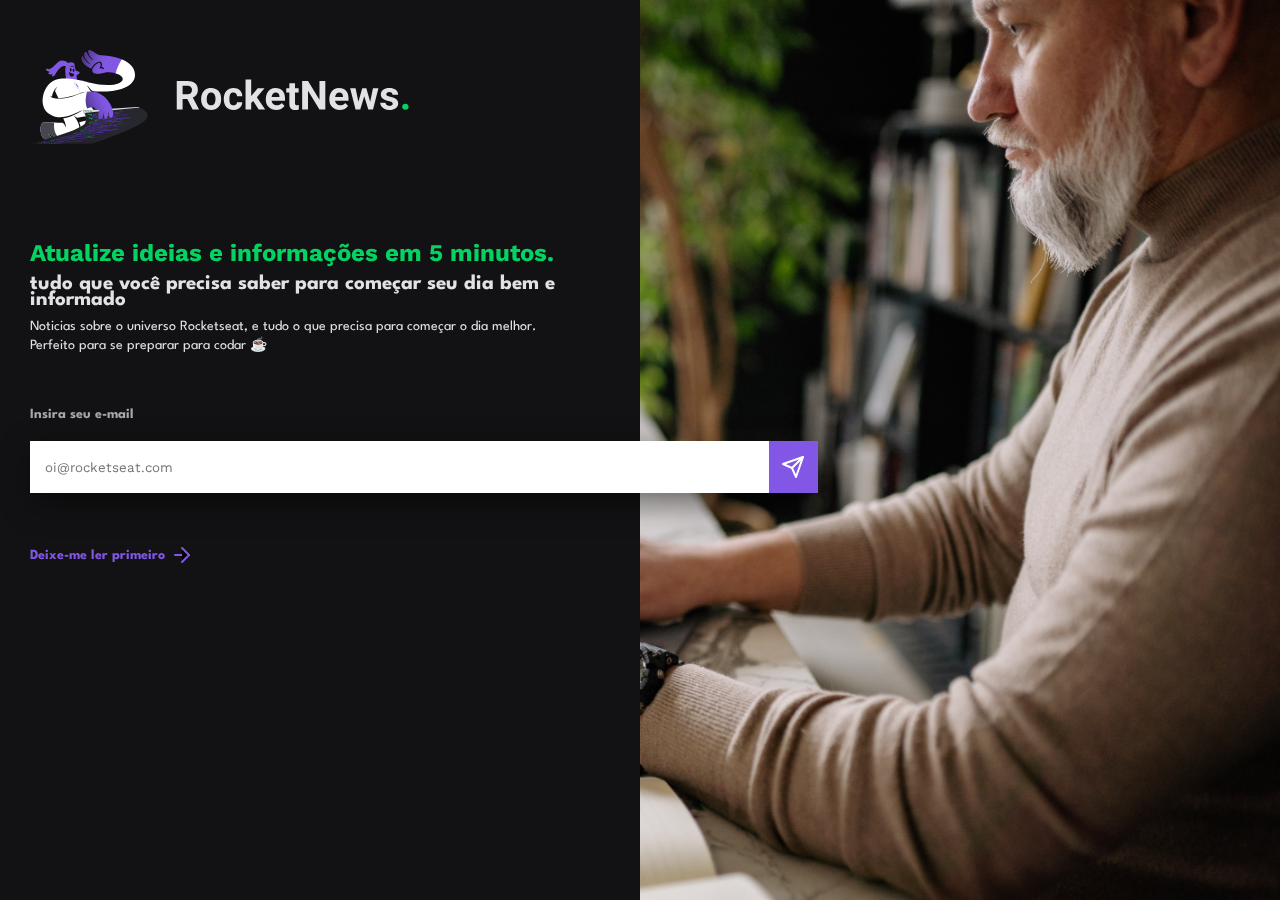
<file: RocketNews/index.html>
<!DOCTYPE html>
<html lang="pt-br">
<head>
    <meta charset="UTF-8">
    <meta http-equiv="X-UA-Compatible" content="IE=edge">
    <meta name="viewport" content="width=device-width, initial-scale=1.0">
    <title>RocketNews</title>

    <link rel="preconnect" href="https://fonts.googleapis.com">
    <link rel="preconnect" href="https://fonts.gstatic.com" crossorigin>
    <link href="https://fonts.googleapis.com/css2?family=League+Spartan:wght@400;500;700&family=Work+Sans:wght@400;500;700&display=swap" rel="stylesheet">
    <link rel="stylesheet" href="styles.css">
</head>
<body>
    <main>
        <section id="logo">
            <img src="./assets/logo.svg" alt="">
        </section>

        <section id="content">
            <h1>Atualize ideias e informações em 5 minutos.</h1>
            <h2>tudo que você precisa saber para começar seu dia bem e informado</h2>
            <p>
                Noticias sobre o universo Rocketseat, e tudo o que precisa para começar o dia melhor.
                <br>
                Perfeito para se preparar para codar ☕
            </p>
        </section>

        <form action="" method="post" id="form-email">
            <label for="">Insira seu e-mail</label>
            <div class="input-section">
                <input type="email" placeholder="oi@rocketseat.com">
                <button type="submit">
                    <img src="./assets/send.svg" alt="Icone de envio para o formulário">
                </button>
            </div>
        </form>

        <section id="link-noticias">
            <a href="#">
                Deixe-me ler primeiro
                <img src="./assets/arrow-right.svg" alt="">
            </a>
        </section>
    </main>
    <section id="baner"></section>
</body>
</html>
</file>
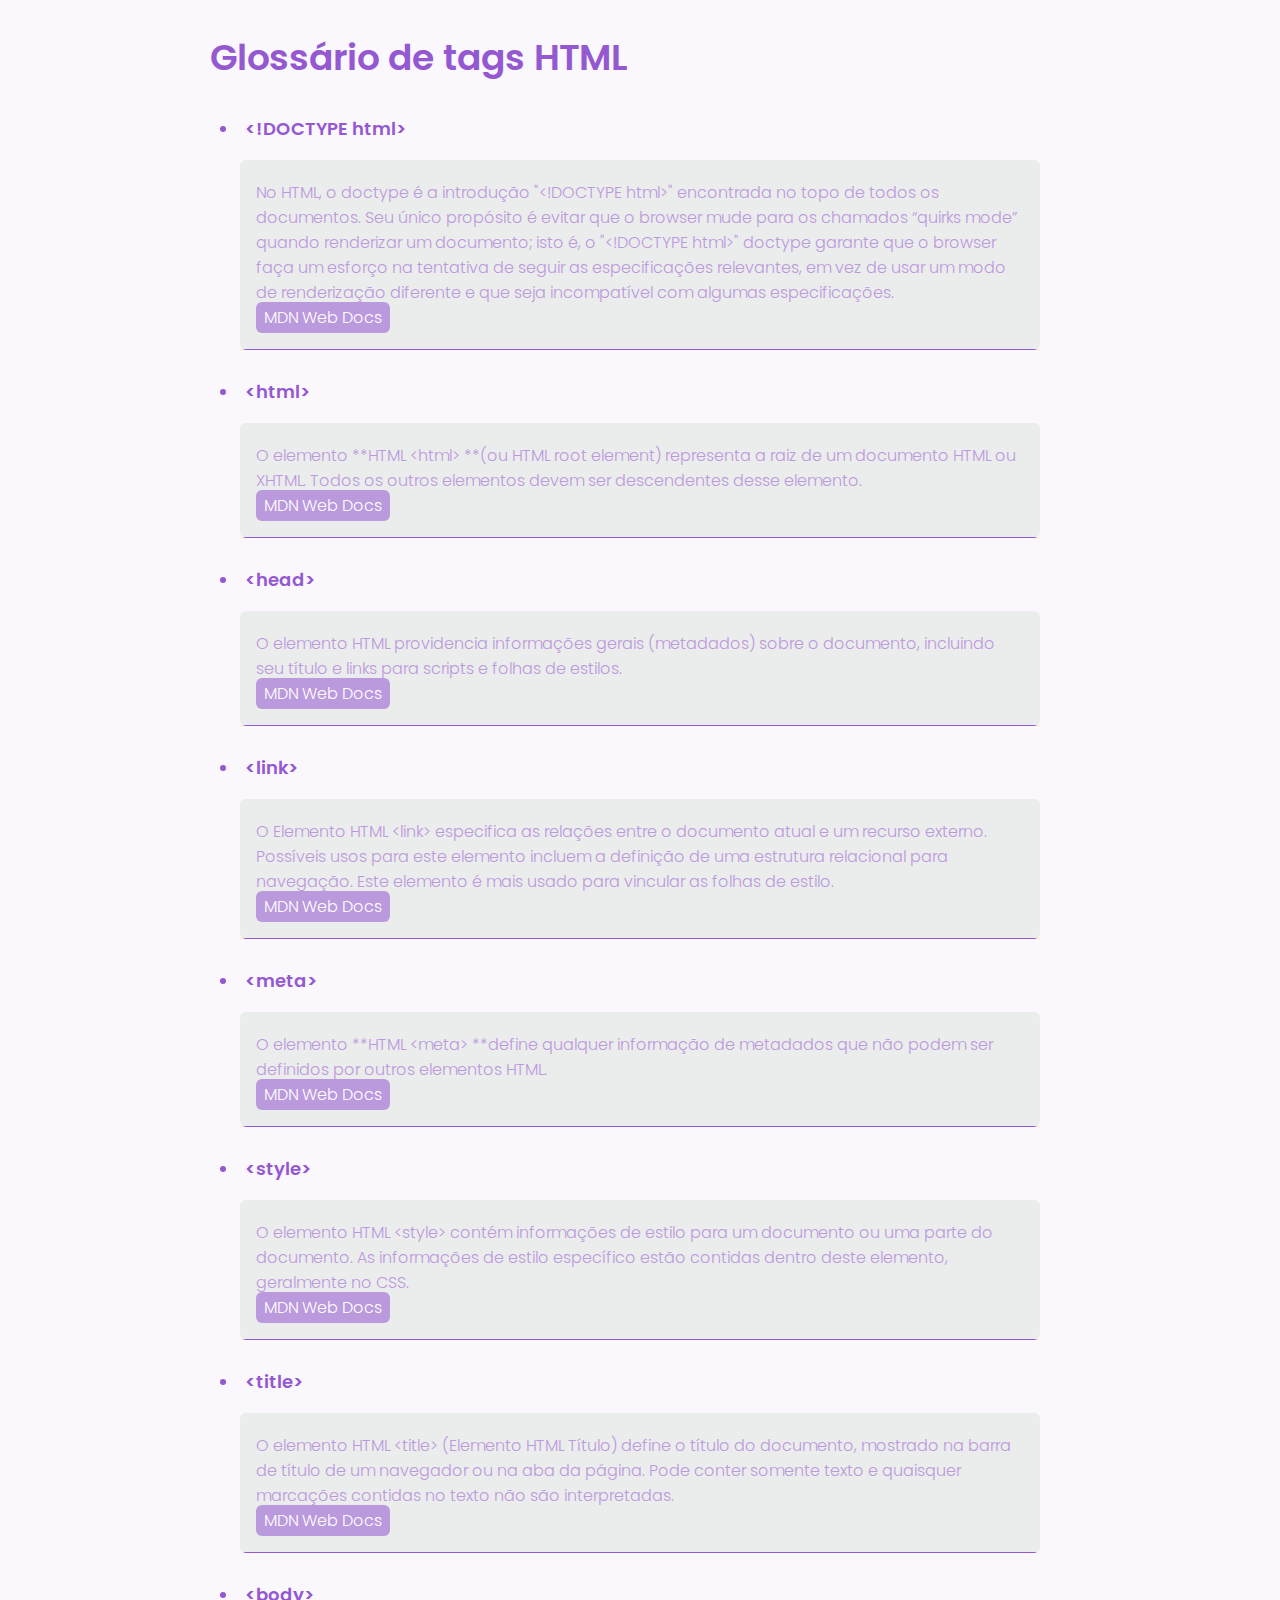
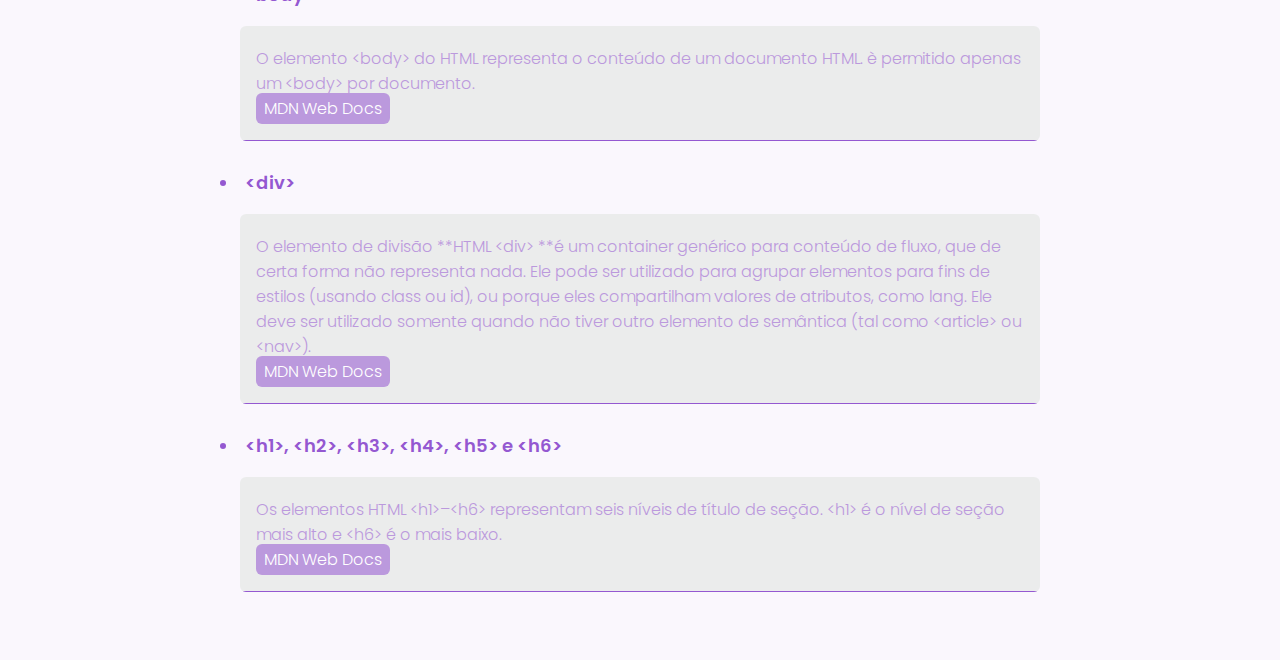
<file: Desafios HTML/Glossário/index.html>
<!DOCTYPE html>
<html lang="pt-br">
<head>
    <meta charset="UTF-8">
    <meta http-equiv="X-UA-Compatible" content="IE=edge">
    <meta name="viewport" content="width=device-width, initial-scale=1.0">
    <title>Glossário HTML</title>
    <link rel="preconnect" href="https://fonts.googleapis.com">
    <link rel="preconnect" href="https://fonts.gstatic.com" crossorigin>
    <link href="https://fonts.googleapis.com/css2?family=Poppins:wght@300;600&display=swap" rel="stylesheet">
    <link rel="stylesheet" href="styles.css">
</head>
<body>
    <main>
        <h1>Glossário de tags HTML</h1>
        <dl>
            <dt>&#60;!DOCTYPE html&#62;</dt>
            <dd>
                No HTML, o doctype é a introdução "&#60;!DOCTYPE html&#62;" encontrada no topo de todos os documentos. Seu único propósito é evitar que o browser mude para os chamados “quirks mode” quando renderizar um documento; isto é, o "&#60;!DOCTYPE html&#62;" doctype garante que o browser faça um esforço na tentativa de seguir as especificações relevantes, em vez de usar um modo de renderização diferente e que seja incompatível com algumas especificações.
                <br>
                <a href="https://developer.mozilla.org/pt-BR/docs/Glossary/Doctype">MDN Web Docs</a>
            </dd>

            <dt>&#60;html&#62;</dt>
            <dd>
                O elemento **HTML &#60;html&#62; **(ou HTML root element) representa a raiz de um documento HTML ou XHTML. Todos os outros elementos devem ser descendentes desse elemento.
                <br>
                <a href="https://developer.mozilla.org/pt-BR/docs/Web/HTML/Element">MDN Web Docs</a>
            </dd>

            <dt>&#60;head&#62;</dt>
            <dd>
                O elemento HTML <head> providencia informações gerais (metadados) sobre o documento, incluindo seu título e links para scripts e folhas de estilos.
                    <br>
                    <a href="https://developer.mozilla.org/pt-BR/docs/Web/HTML/Element">MDN Web Docs</a>
            </dd>

            <dt>&#60;link&#62;</dt>
            <dd>
                O Elemento HTML &#60;link&#62; especifica as relações entre o documento atual e um recurso externo. Possíveis usos para este elemento incluem a definição de uma estrutura relacional para navegação. Este elemento é mais usado para vincular as folhas de estilo.
                <br>
                <a href="https://developer.mozilla.org/pt-BR/docs/Web/HTML/Element">MDN Web Docs</a>
            </dd>

            <dt>&#60;meta&#62;</dt>
            <dd>
                O elemento **HTML &#60;meta&#62; **define qualquer informação de metadados que não podem ser definidos por outros elementos HTML.
                <br>
                <a href="https://developer.mozilla.org/pt-BR/docs/Web/HTML/Element">MDN Web Docs</a>
            </dd>

            <dt>&#60;style&#62;</dt>
            <dd>
                O elemento HTML &#60;style&#62; contém informações de estilo para um documento ou uma parte do documento. As informações de estilo específico estão contidas dentro deste elemento, geralmente no CSS.
                <br>
                <a href="https://developer.mozilla.org/pt-BR/docs/Web/HTML/Element">MDN Web Docs</a>
            </dd>

            <dt>&#60;title&#62;</dt>
            <dd>
                O elemento HTML &#60;title&#62; (Elemento HTML Título) define o título do documento, mostrado na barra de título de um navegador ou na aba da página. Pode conter somente texto e quaisquer marcações contidas no texto não são interpretadas.
                <br>
                <a href="https://developer.mozilla.org/pt-BR/docs/Web/HTML/Element">MDN Web Docs</a>
            </dd>

            <dt>&#60;body&#62;</dt>
            <dd>
                O elemento &#60;body&#62; do HTML representa o conteúdo de um documento HTML. è permitido apenas um &#60;body&#62; por documento.
                <br>
                <a href="https://developer.mozilla.org/pt-BR/docs/Web/HTML/Element">MDN Web Docs</a>
            </dd>

            <dt>&#60;div&#62;</dt>
            <dd>
                O elemento de divisão **HTML &#60;div&#62; **é um container genérico para conteúdo de fluxo, que de certa forma não representa nada. Ele pode ser utilizado para agrupar elementos para fins de estilos (usando class ou id), ou porque eles compartilham valores de atributos, como lang. Ele deve ser utilizado somente quando não tiver outro elemento de semântica (tal como &#60;article&#62; ou &#60;nav&#62;).
                <br>
                <a href="https://developer.mozilla.org/pt-BR/docs/Web/HTML/Element">MDN Web Docs</a>
            </dd>

            <dt>&#60;h1&#62;, &#60;h2&#62;, &#60;h3&#62;, &#60;h4&#62;, &#60;h5&#62; e &#60;h6&#62;</dt>
            <dd>
                Os elementos HTML &#60;h1&#62;–&#60;h6&#62; representam seis níveis de título de seção. &#60;h1&#62; é o nível de seção mais alto e &#60;h6&#62; é o mais baixo.
                <br>
                <a href="https://developer.mozilla.org/pt-BR/docs/Web/HTML/Element">MDN Web Docs</a>
            </dd>
        </dl>
    </main>
</body>
</html>
</file>
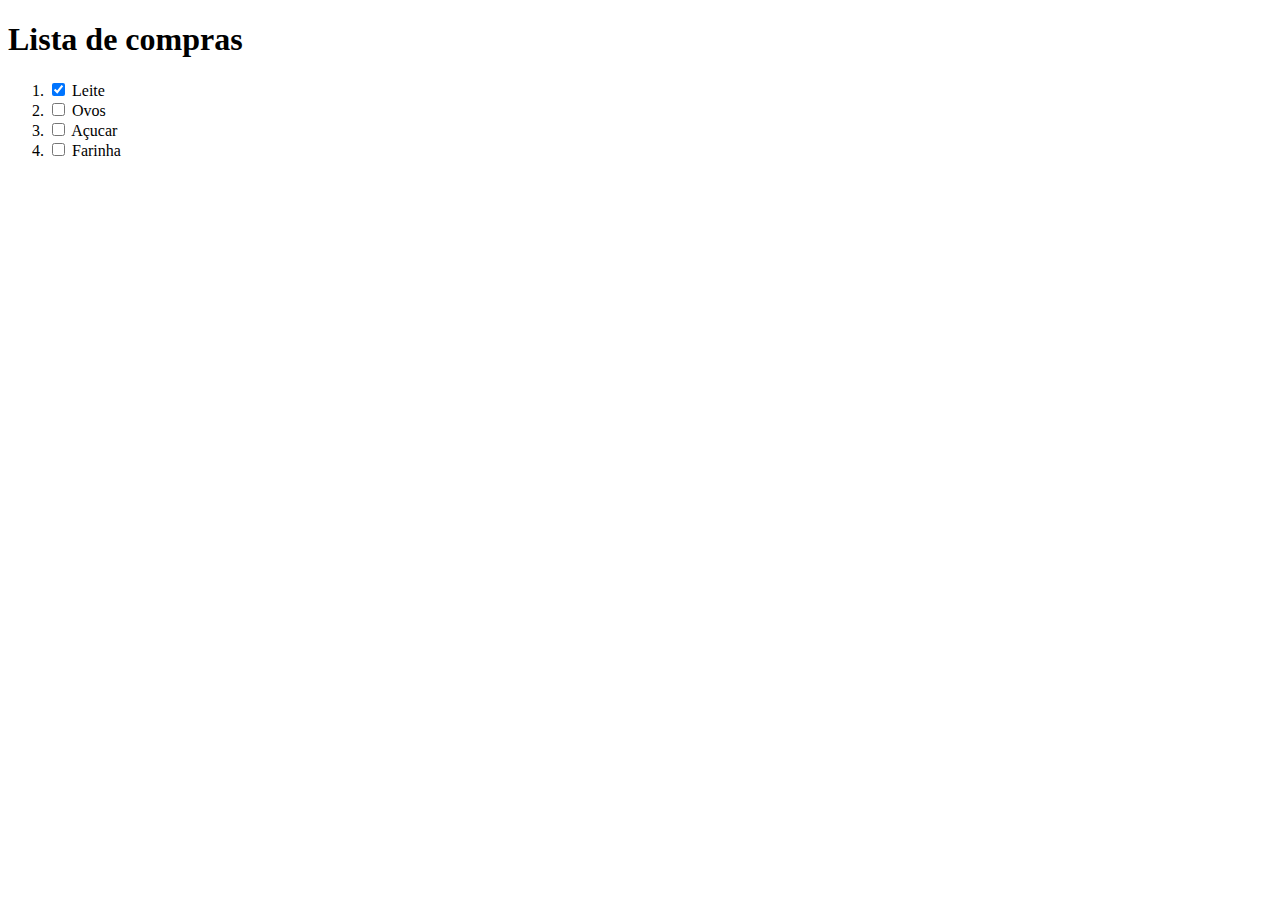
<file: Desafios HTML/Lista de compras/index.html>
<!doctype html>
<html lang="pt-br">
  <head>
    <meta charset="utf-8">
    <meta name="viewport" content="width=device-width, initial-scale=1">
    <title>Lista de compras</title>
    <link href="https://cdn.jsdelivr.net/npm/bootstrap@5.3.0-alpha3/dist/css/bootstrap.min.css" rel="stylesheet" integrity="sha384-KK94CHFLLe+nY2dmCWGMq91rCGa5gtU4mk92HdvYe+M/SXH301p5ILy+dN9+nJOZ" crossorigin="anonymous">
  </head>
  <body>
    <div class="container-md">
        <div class="row mt-4 mb-3">
            <div class="col">
                <h1>Lista de compras</h1>
            </div>
        </div>
        <div class="row">
          <div class="col">
            <ol class="list-group">
                <li class="list-group-item">
                    <input class="form-check-input" type="checkbox" name="" id="item1" checked>
                    <label class="form-check-label" for="item1">Leite</label>
                </li>
                <li class="list-group-item">
                    <input class="form-check-input" type="checkbox" name="" id="item2">
                    <label class="form-check-label" for="item2">Ovos</label>
                </li>
                <li class="list-group-item">
                    <input class="form-check-input" type="checkbox" name="" id="item3">
                    <label class="form-check-label" for="item3">Açucar</label>
                </li>
                <li class="list-group-item">
                    <input class="form-check-input" type="checkbox" name="" id="item4">
                    <label class="form-check-label" for="item4">Farinha</label>
                </li>
              </ol>
          </div>
        </div>
      </div>
  </body>
</html>
</file>
<file: RocketNews/styles.css>
* {
  padding: 0;
  margin: 0;
  box-sizing: border-box;
}

:root {
  font-size: 62.5%;

  --body-bg-color: #121214;
  --text-color: #E1E1E6;
  --title-color: #04D361;
  --form-color: #A8A8A8;
  --bg-button-color: #8257e5;

  --font-spartan: 'League Spartan';
  --font-work-sans: 'Work Sans';
}

body {
  font-size: 1.4rem;
  background-color: var(--body-bg-color);
  color: var(--text-color);
  max-width: 100vw;
  min-height: 100vh;
  font-family: var(--font-spartan), sans-serif;
}

h1 {
  font-family: var(--font-work-sans), sans-serif;
  color: var(--title-color);
  font-size: 2.4rem;
  line-height: 2.8rem;
}

h2 {
  line-height: 1.6rem;
  margin-top: .9rem;
}

p {
  line-height: 1.9rem;
  margin-top: .9rem;
}

input {
  font-family: var(--font-work-sans), sans-serif;
}

main {
  display: flex;
  position: relative;
  flex-direction: column;
  margin-left: 3rem;
  z-index: 1;
}

section#logo {
  margin-top: 5rem;
  max-width: 39rem;
}

section#logo img {
  width: 100%;
  object-fit: cover;
}


section#content {
  margin-top: 9.2rem;
  max-width: 50%;
  padding-right: 3rem;
}

#form-email {
  margin-top: 5rem;
  width: 63%;
}

#form-email label {
  font-weight: 700;
  color: var(--form-color);
  line-height: 1.9rem;
}

#form-email .input-section {
  background-color: white;
  margin-top: 1.7rem;
  display: flex;
  align-items: center;
  filter: drop-shadow(4px 10px 15px rgba(0, 0, 0, 0.5));
}

#form-email .input-section input {
  width: 100%;
  padding: 1.7rem 1.5rem;
  outline: none;
  border: none;
  background: transparent;
  color: #333;
}

#form-email .input-section button {
  display: flex;
  align-items: center;
  justify-content: center;
  background-color: var(--bg-button-color);
  border: none;
  height: 5.2rem;
  width: 5.2rem;
}

#form-email .input-section button img {
  width: 2.4rem;
  height: 2.4rem;
}

#link-noticias {
  margin-top: 5rem;
}

#link-noticias a {
  color: var(--bg-button-color);
  display: flex;
  align-items: center;
  gap: .5rem;
  text-decoration: none;
  font-weight: 700;
}

section#baner {
  position: fixed;
  left: 50%;
  top: 0;
  bottom: 0;
  right: 0;
  background-image: url("./assets/read_news.jpg");
  background-repeat: no-repeat;
  background-position: right;
  background-size: cover;
  z-index: 0;
}

@media (max-width: 950px) {
  section#logo {
    max-width: 30rem;
  }
  section#content {
    max-width: 60%;
  }

  #form-email {
    width: 75%;
  }
  
  section#baner {
    left: 60%;
  }
}

@media (max-width: 700px) {
  section#logo {
    max-width: 28rem;
  }
  section#content {
    margin-top: 7rem;
    max-width: 100%;
  }

  #form-email {
    padding-right: 3rem;
    width: 100%;
  }
  section#baner {
    opacity: .2;
    left: 0;
  }
}
</file>
<file: Desafios HTML/Glossário/styles.css>
* {
    margin: 0;
    padding: 0;
    box-sizing: border-box;
}

:root {
    font-size: 62.5%;
    font-weight: 300;
    font-family: 'Poppins', sans-serif;
}

body {
    font-size: 1.8rem;
    background-color: #FAF7FD;
    color: #BB99DD;
    display: grid;
    place-items: center;
}

h1 {
    font-weight: 600;
    font-size: 3.6rem;
    color: #9458d1;
    margin-bottom: 2rem;
}

main {
    width: 100%;
    max-width: 90rem;
    padding: 0 2rem;
    margin: 3rem 0;
}

dl {
    padding: 1rem;
}

dt {
    color: #9458d1;
    font-weight: 600;
    display: list-item;
    list-style-position: inside;
}

dd {
    background-color: rgb(235, 236, 236);
    padding: 2rem 1.6rem;
    margin: 1.8rem 2rem 2.8rem;
    font-size: 1.6rem;
    border-radius: .6rem;
    position: relative;
    overflow: hidden;
    transition: color .2s;
}

dd:hover {
    color: #9458d1;
}

br {
    margin-bottom: 2.8rem;
}

dd::before {
    content: '';
    width: 100%;
    height: .1rem;
    background-color: #9458d1;
    position: absolute;
    left: 0;
    bottom: 0;
}

a {
    text-decoration: none;
    color: #fff;
    background-color: #BB99DD;
    padding: .4rem .8rem;
    border-radius: .6rem;
    transition: background .2s;
}

a:hover {
    background-color: #9458d1;
}
</file>
